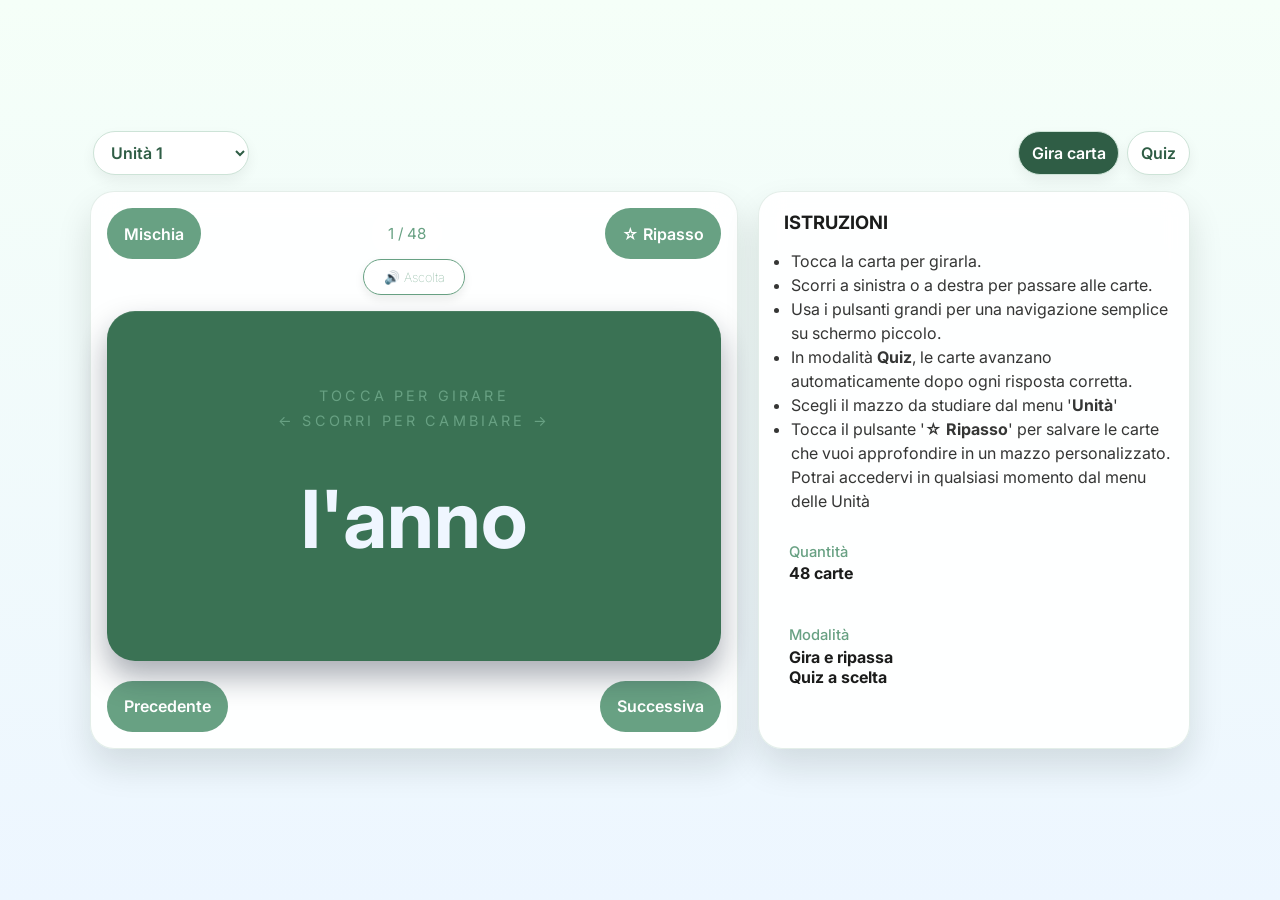
<file: index.html>
<!doctype html>
<html lang="en">
  <head>
    <meta charset="UTF-8" />
    <meta name="viewport" content="width=device-width, initial-scale=1.0, maximum-scale=1.0, user-scalable=no" />
    <meta name="theme-color" content="#68A183" />
    <meta name="mobile-web-app-capable" content="yes">
    <meta name="apple-mobile-web-app-capable" content="yes">
    <meta name="apple-mobile-web-app-status-bar-style" content="black-translucent" />
    <meta name="apple-mobile-web-app-title" content="Italiano con Ale" />
    <link rel="icon" type="image/png" href="/images/favico5.png" />
    <link rel="manifest" href="manifest.json" />
    <link rel="apple-touch-icon" href="/images/app_ico7.png" />
    <title>Carte Didattiche - Italiano con Alessandra</title>
    <link rel="preconnect" href="https://fonts.googleapis.com" />
    <link rel="preconnect" href="https://fonts.gstatic.com" crossorigin />
    <link
      href="https://fonts.googleapis.com/css2?family=Inter:wght@400;500;600;700&display=swap"
      rel="stylesheet"
    />
    <link rel="stylesheet" href="styles.css" />
  </head>
  <body>
    <main class="app-shell">
      <section class="top-controls" aria-label="Controlli principali">
          <section class="deck-picker" aria-label="Selezione set di carte">
          <select id="deckSelect" class="deck-select">
            <option value="marked" id="markedOption" disabled>⭐Ripasso (0)</option>
            <option value="unit1">Unità 1</option>
            <option value="unit2">Unità 2</option>
            <option value="unit3">Unità 3</option>
            <option value="unit4">Unità 4</option>
            <option value="unit5">Unità 5</option>
            <option value="unit6">Unità 6</option>
            <option value="unit7">Unità 7</option>
            <option value="unit8">Unità 8</option>
            <option value="unit9">Unità 9</option>
            <option value="unit10">Unità 10</option>
            <option value="unit11">Unità 11</option>
            <option value="verbs1">Verbi (1-6)</option>
            <option value="verbs2">Verbi (7-11)</option>
          </select>
        </section>
        <section class="mode-picker" aria-label="Modalità di studio">
        <button class="mode-chip active" data-mode="flip" type="button">Gira carta</button>
        <button class="mode-chip" data-mode="quiz" type="button">Quiz</button>
        </section>
      </section>

      <section class="dashboard">
        <article class="card-panel">
          <div class="card-header">
            <button id="shuffleBtn" class="ghost-btn" type="button">Mischia</button>
            <span id="progressLabel" class="badge">1 / 40</span>
            <button id="starBtn" type="button" class="ghost-btn" style="font-size: 1rem; cursor: pointer;">☆ Ripasso</button>
          </div>
          <div class="pronuncia-wrapper"><button id="speakIcon" class="pronuncia" type="button" aria-label="Ascolta pronuncia">🔊 Ascolta</button></div>
          <button id="cardBtn" class="flashcard" type="button" aria-label="Gira la carta">
            <span class="flashcard-tag-2">Tocca per girare</span>
            <span class="flashcard-tag">← Scorri per cambiare →</span>
            <strong id="cardFront" class="card-text">l'anno</strong>
            <span id="cardBack" class="card-back">year</span>
          </button>
          <div id="deckEndContainer" class="end-screen-shrouded">
      <button id="restartBtn" class="restart-btn" type="button"> Ricomincia da capo</button>
        </div>
          <section id="quizPanel" class="quiz-panel hidden" aria-live="polite">
            <p class="quiz-label">Scegli la traduzione giusta</p>
            <div id="quizOptions" class="quiz-options"></div>
            <p id="quizFeedback" class="quiz-feedback"></p>
            <div class="mute"><button id="muteBtn" class="mute-btn" type="button" aria-label="Disattiva audio">🔊 Audio Attivo</button></div>
          </section>

          <div class="controls">
            <button id="prevBtn" class="secondary-btn" type="button">Precedente</button>
            <button id="nextBtn" class="primary-btn" type="button">Successiva</button>
          </div>
        </article>

        <button id="toggleInstructionsBtn" class="instructions-toggle" type="button" aria-label="Mostra o nascondi istruzioni">Nascondi istruzioni</button>
        <aside class="info-panel">
          <h2>Istruzioni</h2>
          <ul>
          <li>Tocca la carta per girarla.</li>
            <li>Scorri a sinistra o a destra per passare alle carte.</li>
            <li>Usa i pulsanti grandi per una navigazione semplice su schermo piccolo.</li>
            <li>In modalità <b>Quiz</b>, le carte avanzano automaticamente dopo ogni risposta corretta.</li>
            <li>Scegli il mazzo da studiare dal menu '<b>Unità</b>'</li>
            <li>Tocca il pulsante '<b>☆ Ripasso</b>' per salvare le carte che vuoi approfondire in un mazzo personalizzato. <br> Potrai accedervi in qualsiasi momento dal menu delle Unità</li>
          </ul>

          <div class="mini-stat">
            <span class="mini-label">Quantità</span>
            <strong id="deckCount">40 carte</strong>
          </div>
          <div class="mini-stat">
            <span class="mini-label">Modalità</span>
            <strong>Gira e ripassa</strong><br>
            <strong>Quiz a scelta</strong>
        </aside>
      </section>
    </main>

    <script src="script.js"></script>
  </body>
</html>
</file>
<file: styles.css>
:root {
  color-scheme: light;
  font-family: 'Inter', sans-serif;
  background: linear-gradient(180deg, #f5fff8 0%, #edf6ff 100%);
  color: #1b1c1b;
}

* { box-sizing: border-box; }

html, body {
  margin: 0;
  min-height: 100%;
  -webkit-tap-highlight-color: transparent;
}

body {
  min-height: 100dvh;
  display: grid;
  place-items: center;
  padding: env(safe-area-inset-top) 0 env(safe-area-inset-bottom) 0;
}

button {
  font: inherit;
  touch-action: manipulation;
}

.app-shell {
  width: min(1100px, calc(100vw - 1rem));
  padding: 0.5rem 0 2rem;
}

.hero {
  margin-bottom: 0rem;
  display: grid;
  grid-template-columns: 1fr 1fr;
  width: 100%;
  transition: max-height 180ms ease, opacity 180ms ease, transform 180ms ease;
  margin-top: 0 !important;
  padding-top: 5px !important;
}

.hero-collapsed {
  max-height: 0;
  opacity: 0;
  overflow: hidden;
  transform: translateY(-6px);
  pointer-events: none;
}
.hero-collapsed .eyebrow,
.hero-collapsed .subtitle,
.hero-collapsed .hero-image, 
.hero-collapsed img { 
  display: none !important;
}
.hero-left { 
    width: auto;
    text-align: left;
}
.hero-right {  
  margin-top: 0.5rem;
  margin-right: 1rem;
  width: auto;
  text-align: right;
}
.hero-image { max-width: 250px; }
.hero-row {
   clear: both; 
  grid-column-start: 1;
  grid-column-end: 3;
}

.eyebrow {
  text-transform: uppercase;
  letter-spacing: 0.35em;
  font-size: 0.78rem;
  margin-left: 1em;
  font-weight: 600;
  color: #2b2c2b;
}

h1 {
  margin: 0.2rem 0 0.4rem;
  font-size: clamp(2.4rem, 6vw, 4rem);
  padding-left: 0.5em;
}
h2 {
  padding-left: 0.5em;
  text-transform: uppercase;
}

.subtitle { 
  color: #68A183;
  font-size: 0.8rem; 
  width: 100%; 
  padding-left: 1em;
}

.header-toggle {
  margin: 0 0 2rem 1em;
  border: 1px solid #dcf3e6;
  border-radius: 999px;
  background: #ffffff;
  color: #68A183;
  padding: 0.45rem 0.7rem;
  font: inherit;
  font-weight: 500;
  font-size: 0.8rem;
  font-style: italic;
  cursor: pointer;
}
.instructions-toggle {
  margin: 0 0 2rem 1em;
  border: 1px solid #cde3d7;
  border-radius: 999px;
  background: #ffffff;
  color: #478363;
  padding: 0.45rem 0.7rem;
  font: inherit;
  font-weight: 500;
  font-size: 1rem;
  font-style: none;
  cursor: pointer;
}
#toggleHeaderBtn {
  display: block;
  margin: 5px 0 5px 0;
}

.top-controls {
  display: flex;
  justify-content: space-between;
  align-items: flex-start;
  gap: 1rem;
  margin: 0.25rem 0 1rem 0.2em;
  flex-wrap: wrap;
}

.deck-picker,
.mode-picker {
  display: flex;
  align-items: flex-start;
  gap: 0.5rem;
  flex-wrap: wrap;
}

.deck-label {
  color: #2f5d45;
  font-size: 0.92rem;
  font-weight: 700;
}

.deck-select,
.mode-chip, 
.specialiBtn {
  border: 1px solid #cde3d7;
  border-radius: 999px;
  background: #ffffff;
  color: #2f5d45;
  padding: 0.55rem 0.8rem;
  font: inherit;
  font-weight: 600;
  min-height: 2.75rem;
  box-shadow: 0 6px 14px rgba(11, 23, 16, 0.06);
}

.deck-select {
  min-width: 140px;
}

.mode-chip.active {
  background: #2f5d45;
  color: #ffffff;
}

.mode-picker {
  display: flex;
  flex-wrap: wrap;
  gap: 0.5rem;
  margin: 0;
}

#markedOption.has-cards {
  background: #ffffff;
  color: #ffcc00; /* Gold text */
  border-color: #ffcc00;
  font-weight: 700;
}

#markedOption.viewing-speciali {
  background: #2f5d45 !important;
  color: #ffffff !important;
  border-color: #2f5d45 !important;
}

.hidden {
  display: none;
}

.quiz-panel {
  margin-top: 1rem;
  margin-bottom: 1rem;
  padding: 1rem;
  border-radius: 20px;
  background: #eef7f1;
  border: 1px solid #cfe5d9;
}

.quiz-label {
  font-size: 0.9rem;
  text-transform: uppercase;
  letter-spacing: 0.18em;
  color: #2f5d45;
}

.quiz-question {
  margin: 0.35rem 0 0.8rem;
  font-size: 1.4rem;
}

.quiz-options {
  display: grid;
  grid-template-columns: repeat(2, minmax(0, 1fr));
  gap: 0.6rem;
}

.quiz-option {
  width: 100%;
  text-align: left;
  border-radius: 14px;
  border: 1px solid #cfe5d9;
  background: #ffffff;
  color: #17311f;
  padding: 0.75rem 0.9rem;
  font-size: 1.2rem;
}

.quiz-option.correct {
  background: #dff6e8;
  border-color: #59b178;
}

.quiz-option.wrong {
  background: #ffe5f5;
  border-color: #d46ab1;
}

.quiz-feedback {
  min-height: 1.2em;
  margin: 0.6rem 0 0;
  color: #26553a;
  font-weight: 600;
}

.dashboard {
  display: grid;
  gap: 1.25rem;
  grid-template-columns: 1.2fr 0.8fr;
}

.card-panel,
.info-panel {
  background: rgba(255, 255, 255, 0.92);
  border: 1px solid rgba(104, 161, 131, 0.18);
  border-radius: 24px;
  box-shadow: 0 18px 35px rgba(11, 23, 16, 0.12);
  padding: 1rem;
  backdrop-filter: blur(12px);
}

.card-header,
.controls { display: flex; justify-content: space-between; align-items: center; gap: 0.75rem; }

.badge {
  display: inline-flex;
  align-items: center;
  padding: 0.9rem 1rem;
  margin-left: 0.5em;
  border-radius: 999px;
  border: 0px solid #68A183;
  background: #ffffff;
  color:#68A183;
  font-size: 0.95rem;
}
.pronuncia-wrapper {
 display: flex !important;
  justify-content: center !important;
  align-items: center !important;
  width: 100% !important;
  margin: 0rem !important;
  text-align: center;
}

#speakIcon.pronuncia,
.pronuncia {
  display: inline-flex;
  align-items: center;
  justify-content: center;
  gap: 0.4rem;
  padding: 0.6rem 1.2rem;
  border-radius: 999px;
  border: 1px solid #68A183;
  background: #ffffff;
  color: #68A183;
  font-family: inherit;
  font-size: 0.8rem;
  font-weight: 100;
  cursor: pointer;
  box-shadow: 0 4px 10px rgba(11, 23, 16, 0.08);
  transition: transform 120ms ease, background 120ms ease;
  appearance: none;
  -webkit-appearance: none;
}

#speakIcon.pronuncia:hover {
  background: #f0f8f4;
  transform: translateY(-1px);
}

#speakIcon.pronuncia:active {
  transform: translateY(0);
}

.ghost-btn,
.secondary-btn,
.primary-btn {
  border: 1px solid transparent;
  border-radius: 999px;
  padding: 0.9rem 1rem;
  min-height: 48px;
  cursor: pointer;
  transition: transform 120ms ease, opacity 120ms ease;
  font-weight: 600;
}

.ghost-btn:hover,
.secondary-btn:hover,
.primary-btn:hover,
.flashcard:hover { transform: translateY(-1px); }

.ghost-btn { background: #68A183; color: #ffffff; }
.secondary-btn { background: #68A183; color: #ffffff; border-color: none; }
.primary-btn { background: #68A183; color: #ffffff; }


.nav-arrow {
  font-size: 1.25rem;
  margin-left: 1rem;
  margin-right: 1rem;
}

.mute-btn {
  border: 1px solid #68A183;
  border-radius: 999px;
  background: #ffffff;
  color: #2f5d45;
  padding: 0.55rem 0.8rem;
  font-weight: 500;
  font-size: 0.8rem;
  cursor: pointer;
  margin:0;
}
.mute {
  justify-content: center;
  align-items: center;
}

/* Keep it totally invisible by default */
.end-screen-shrouded {
  display: none !important; 
}

/* When the script activates it, make it layout inline centered */
.end-screen-revealed {
 position: absolute !important;
  top: 70%; /* Places the button nicely below your text line */
  left: 50%;
  transform: translate(-50%, -50%); /* Centers it perfectly */
  z-index: 10; /* Forces it to sit on top of the card surface */
  display: flex !important;
  width: auto;
  margin: 0;
}

.action-btn {
  border: 1px solid #68A183;
  border-radius: 999px;
  background: #ffffff;
  color: #2f5d45;
  padding: 0.55rem 0.8rem;
  font-weight: 500;
  font-size: 0.9rem;
  cursor: pointer;
  margin:0;
}

.restart-btn {
  border: 1px solid #68A183;
  border-radius: 999px;
  background: #ffffff;
  opacity: 0.9;
  color: #2f5d45;
  padding: 0.55rem 0.8rem;
  font-weight: 600;
  font-size: 1rem;
  cursor: pointer;
  margin:0;
  transition: transform 0.1s ease;
}

.restart-btn:active {
  transform: scale(0.95);
}
.completion-wrap {
  display: flex;
  align-items: center;
  justify-content: center;
  height: 100%;
  padding-bottom: 40px; /* Gently offsets the space occupied by the button below */
  box-sizing: border-box;
}

.completion-text {
  font-size: 1.2rem;
  font-weight: bold;
  line-height: 1.6;
  text-align: center;
}

.flashcard {
  width: 100%;
  margin-top: 1rem;
  margin-bottom: 1.25rem;
  min-height: 300px;
  min-height: clamp(300px, 45vh, 350px);
  display: flex;
  flex-direction: column;
  justify-content: center;
  align-items: center;
  text-align: center;
  gap: 0.5rem;
  padding: 0rem, 1rem, 1rem, 1rem;
  border: none;
  background: #3a7254;
  color: #eff6ff;
  border-radius: 28px;
  box-shadow: inset 0 1px 0 rgba(255,255,255,0.08), 0 16px 30px rgba(15, 23, 42, 0.35);
  cursor: pointer;
  perspective: 1200px;
  position: relative;
}

.flashcard.is-flipped { transform: rotateY(180deg); }

.flashcard-tag {
  font-size: 0.9rem;
  color: #68A183;
  text-transform: uppercase;
  letter-spacing: 0.22em;
  margin-bottom:   2rem;
  margin-top: 0rem;
}

.flashcard-tag-2 {
  font-size: 0.9rem;
  color: #68A183;
  text-transform: uppercase;
  letter-spacing: 0.22em;
  margin-bottom:   0;
  margin-top: -1rem;
}

.card-text,
.card-back { font-size: clamp(1.25rem, 9vmin, 5rem); line-height: 1.25; }

.card-back { display: none;
font-weight: 500;
font-size: clamp(1.25rem, 8vmin, 5rem);
}

.flashcard.flipped .card-text { display: none; }
.flashcard.flipped .card-back { display: inline; }

.info-panel h2 { margin-top: 0.2rem; font-size: 1.15rem; }
.info-panel ul { padding-left: 1rem; color: #353635; line-height: 1.5; }
.mini-stat { margin-top: 1rem; padding: 0.85rem; border-radius: 18px; background: ffffff; }
.mini-label { display: block; color: #68A183; font-size: 0.92rem; margin-bottom: 0.15rem; font-weight: 500; }

.instructions-toggle {
  display: none;
  margin: 0 0 0.75rem 0;
}

@media (max-width: 980px) {
  .instructions-toggle { display: inline-flex; }
  .info-panel.collapsed { display: none; }
}

@media (min-width: 981px) {
  .instructions-toggle { display: none; }
}

@media (max-width: 980px) {
  .dashboard { grid-template-columns: 1fr; }
}

@media (max-width: 640px) {
  .app-shell { width: calc(100vw - 0.75rem); padding-top: 0.5rem; }
  .hero { margin-bottom: 0rem;}
  .quiz-options { grid-template-columns: repeat(2, minmax(0, 1fr)); }
  .card-header, .controls { gap: 0.5rem; }
  .controls { display: grid; grid-template-columns: 1fr 1fr; }
  .flashcard { min-height: 320px; padding: 1rem 0.9rem; border-radius: 22px; justify-content: center; max-width: 100%; }
   .flashcard-tag-2 {margin-top: -4rem;}
  .card-text {
    font-size: clamp(1.25rem, 11vmin, 5rem);
    line-height: clamp(1.25rem, 11vmin, 5rem);
    font-weight: 800;
  }
  .hero-right {
    margin-top: 0.5rem;
  }
  aside.info-panel { margin-top: -1.6rem !important; }
  .hero-image { max-width: 200px; }
  .card-back { font-size: clamp(1.25rem, 9vmin, 5rem); line-height: 4rem; font-weight: 500; }
  .flashcard-tag { font-size: 0.85rem; letter-spacing: 0.18em; }
  .card-header { align-items: flex-start; }
}
body:has(.hero-collapsed) {
  place-items: start center !important;
}
body:has(.hero-collapsed) .app-shell {
  padding-top: 0.5rem !important;
}
</file>
